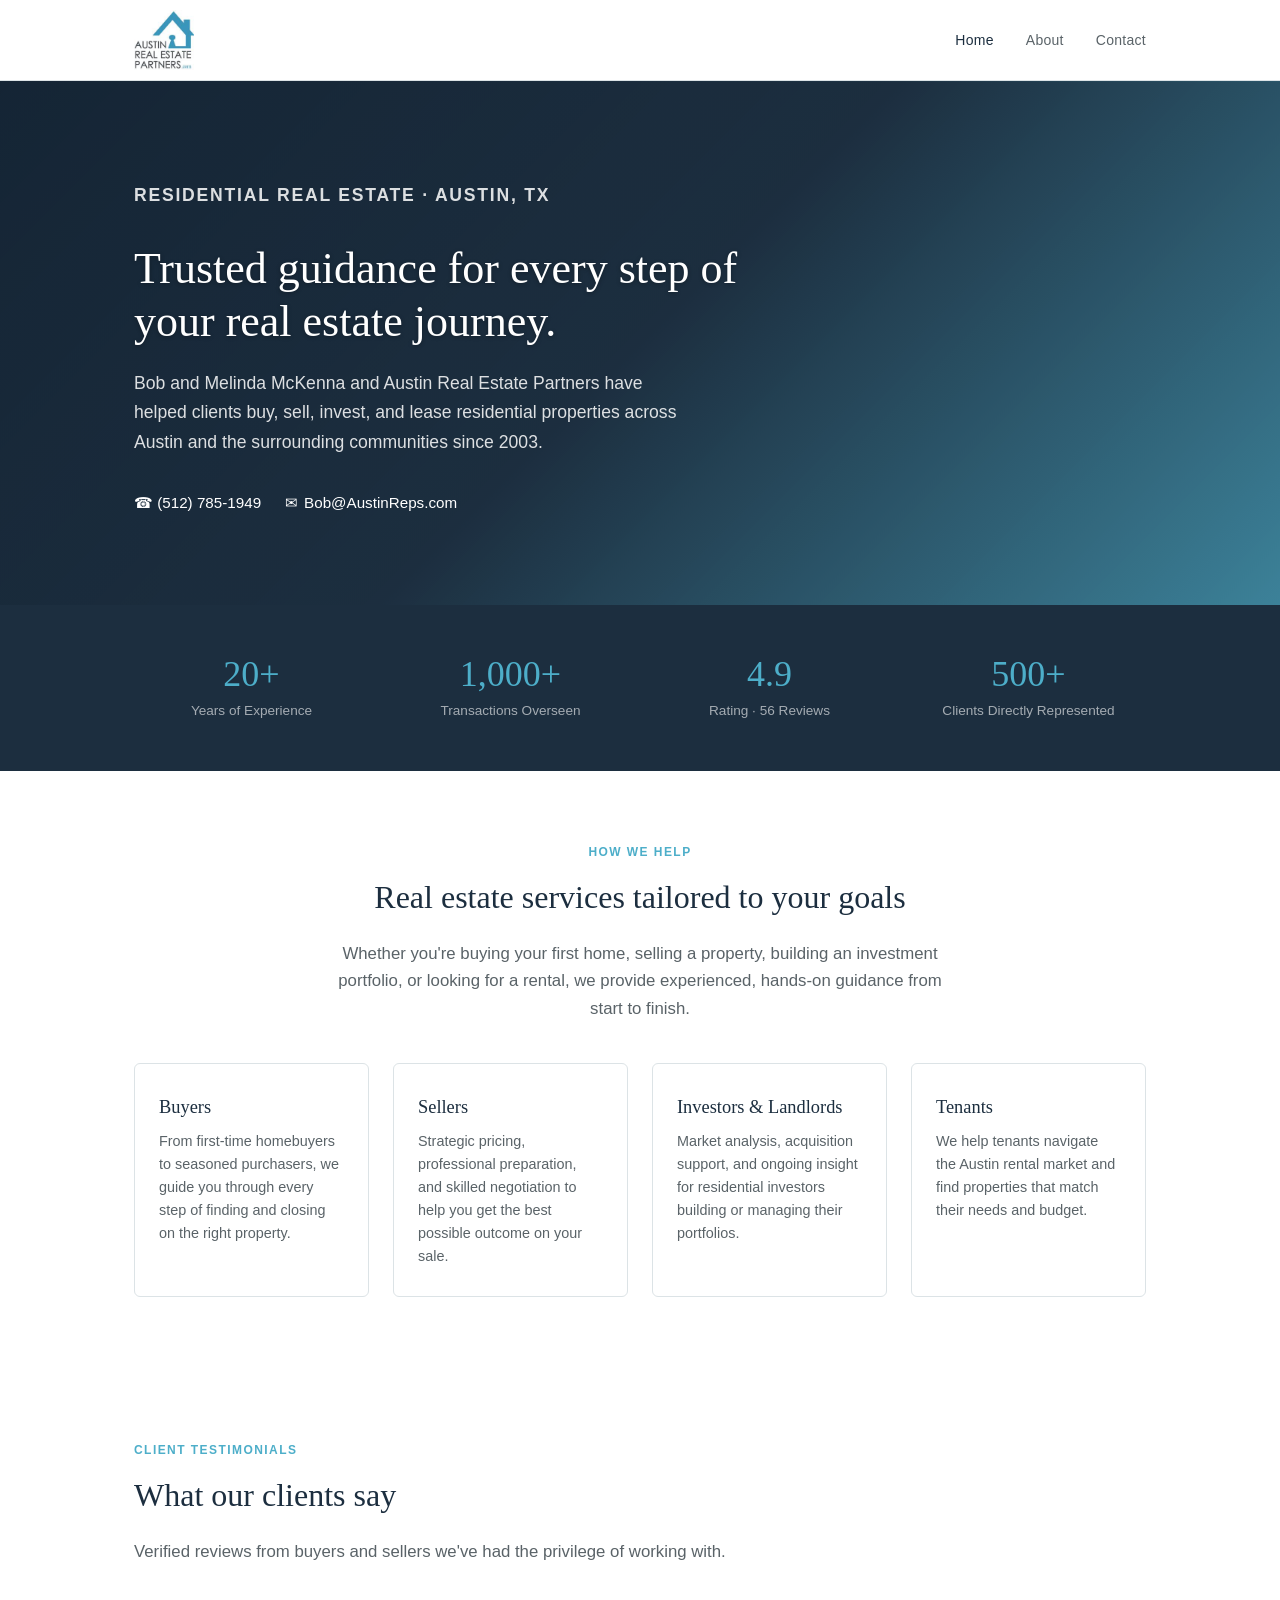
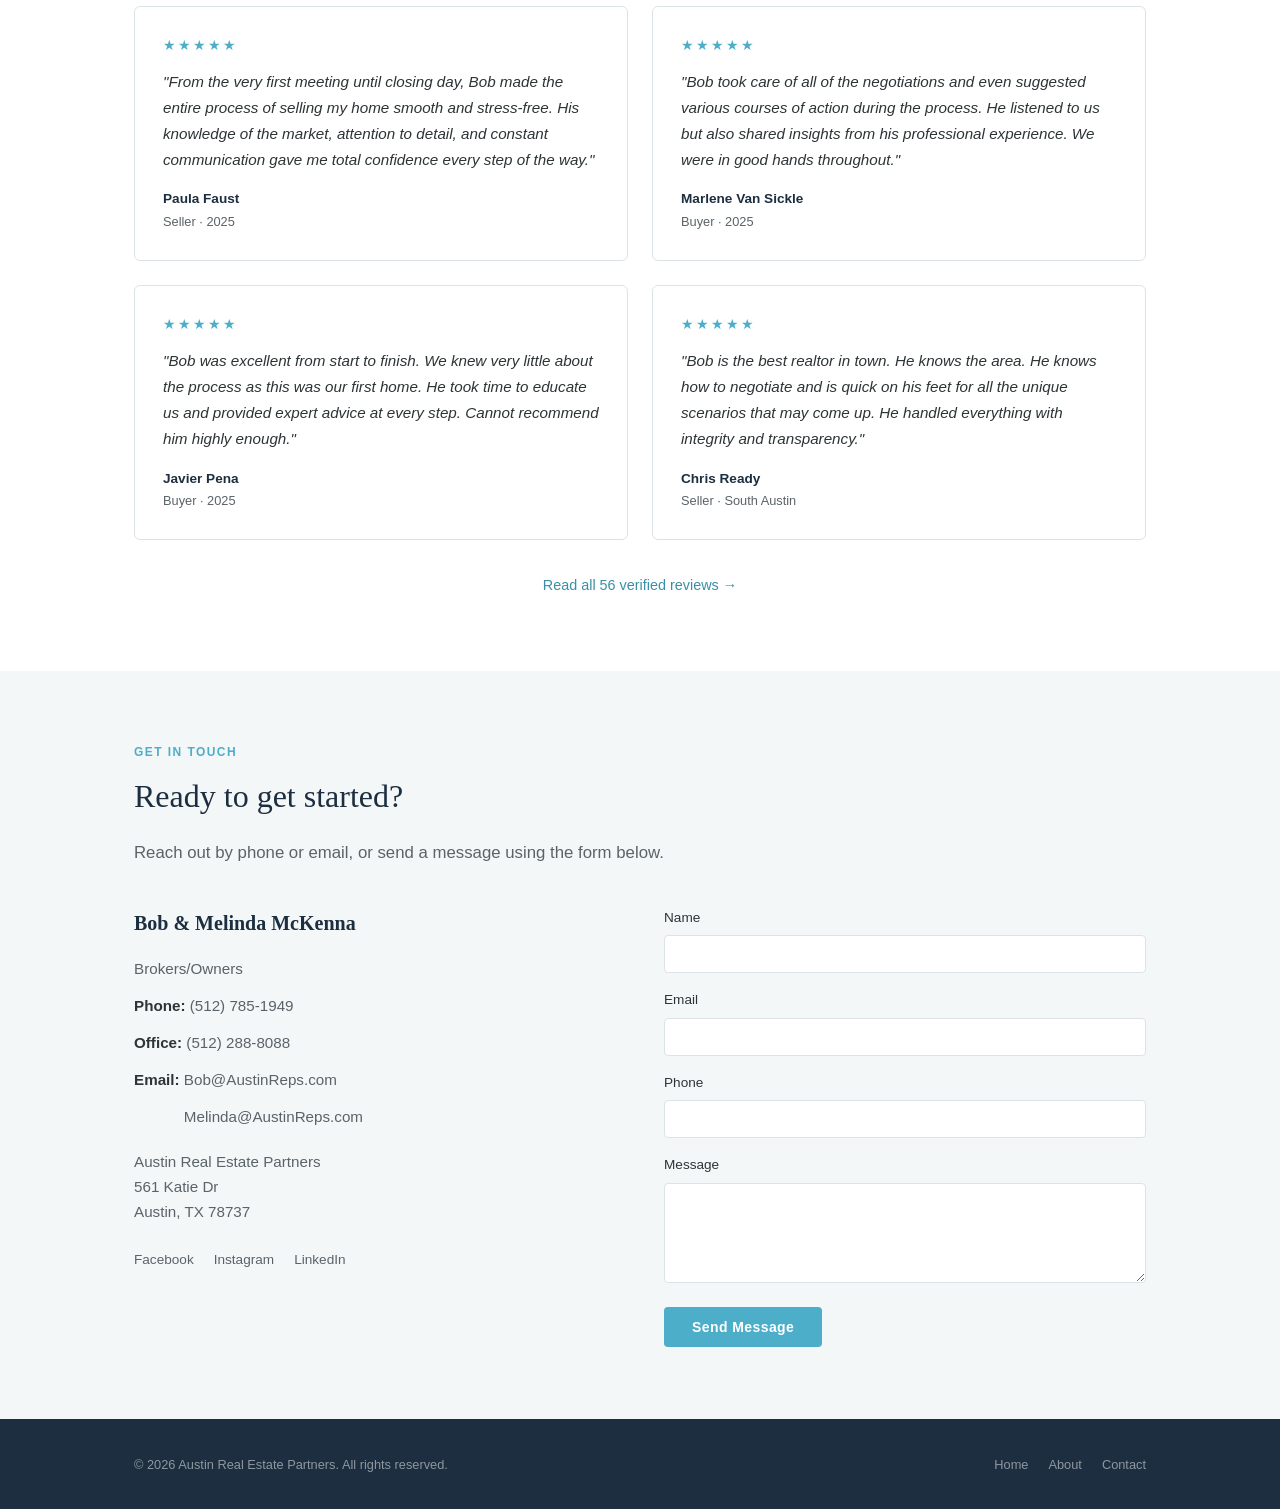
<file: index.html>
<!DOCTYPE html>
<html lang="en">
<head>
  <meta charset="UTF-8">
  <meta name="viewport" content="width=device-width, initial-scale=1.0">
  <title>Austin Real Estate Partners | Bob &amp; Melinda McKenna, Brokers</title>
  <meta name="description" content="Austin Real Estate Partners — Residential real estate brokerage serving Austin and surrounding areas. Bob and Melinda McKenna bring 20+ years of experience helping buyers, sellers, investors, and tenants.">
  <link rel="stylesheet" href="css/styles.css">
</head>
<body>

  <!-- Header -->
  <header class="site-header">
    <div class="container">
      <a href="index.html" class="logo-link">
        <img src="images/logo.png" alt="Austin Real Estate Partners" class="logo-img">
      </a>
      <button class="nav-toggle" onclick="document.querySelector('.nav-links').classList.toggle('open')" aria-label="Toggle navigation">
        <span></span><span></span><span></span>
      </button>
      <ul class="nav-links">
        <li><a href="index.html" class="active">Home</a></li>
        <li><a href="about.html">About</a></li>
        <li><a href="#contact">Contact</a></li>
      </ul>
    </div>
  </header>

  <!-- Hero -->
  <section class="hero">
    <div class="container">
      <div class="hero-inner">
        <p class="hero-label">Residential Real Estate &middot; Austin, TX</p>
        <h1>Trusted guidance for every step of your real estate journey.</h1>
        <p>Bob and Melinda McKenna and Austin Real Estate Partners have helped clients buy, sell, invest, and lease residential properties across Austin and the surrounding communities since 2003.</p>
        <div class="hero-contact">
          <a href="tel:5127851949">&#9742; (512) 785-1949</a>
          <a id="hero-email" href="#">&#9993; <span id="hero-email-text"></span></a>
        </div>
      </div>
    </div>
  </section>

  <!-- Stats -->
  <section class="section--dark">
    <div class="container">
      <div class="stats-bar">
        <div class="stat-item">
          <div class="stat-number">20+</div>
          <div class="stat-label">Years of Experience</div>
        </div>
        <div class="stat-item">
          <div class="stat-number">1,000+</div>
          <div class="stat-label">Transactions Overseen</div>
        </div>
        <div class="stat-item">
          <div class="stat-number">4.9</div>
          <div class="stat-label">Rating &middot; 56 Reviews</div>
        </div>
        <div class="stat-item">
          <div class="stat-number">500+</div>
          <div class="stat-label">Clients Directly Represented</div>
        </div>
      </div>
    </div>
  </section>

  <!-- Services -->
  <section class="section">
    <div class="container">
      <p class="section-label" style="text-align:center;">How We Help</p>
      <h2 class="section-title" style="text-align:center;">Real estate services tailored to your goals</h2>
      <p class="section-subtitle" style="text-align:center; margin-left:auto; margin-right:auto;">Whether you're buying your first home, selling a property, building an investment portfolio, or looking for a rental, we provide experienced, hands-on guidance from start to finish.</p>
      <div class="services-grid">
        <div class="service-card">
          <h3>Buyers</h3>
          <p>From first-time homebuyers to seasoned purchasers, we guide you through every step of finding and closing on the right property.</p>
        </div>
        <div class="service-card">
          <h3>Sellers</h3>
          <p>Strategic pricing, professional preparation, and skilled negotiation to help you get the best possible outcome on your sale.</p>
        </div>
        <div class="service-card">
          <h3>Investors &amp; Landlords</h3>
          <p>Market analysis, acquisition support, and ongoing insight for residential investors building or managing their portfolios.</p>
        </div>
        <div class="service-card">
          <h3>Tenants</h3>
          <p>We help tenants navigate the Austin rental market and find properties that match their needs and budget.</p>
        </div>
      </div>
    </div>
  </section>

  <!-- Testimonials -->
  <section class="section">
    <div class="container">
      <p class="section-label">Client Testimonials</p>
      <h2 class="section-title">What our clients say</h2>
      <p class="section-subtitle">Verified reviews from buyers and sellers we've had the privilege of working with.</p>
      <div class="testimonials-grid">
        <div class="testimonial">
          <div class="testimonial-stars">&#9733;&#9733;&#9733;&#9733;&#9733;</div>
          <p class="testimonial-text">"From the very first meeting until closing day, Bob made the entire process of selling my home smooth and stress-free. His knowledge of the market, attention to detail, and constant communication gave me total confidence every step of the way."</p>
          <p class="testimonial-author">Paula Faust</p>
          <p class="testimonial-role">Seller &middot; 2025</p>
        </div>
        <div class="testimonial">
          <div class="testimonial-stars">&#9733;&#9733;&#9733;&#9733;&#9733;</div>
          <p class="testimonial-text">"Bob took care of all of the negotiations and even suggested various courses of action during the process. He listened to us but also shared insights from his professional experience. We were in good hands throughout."</p>
          <p class="testimonial-author">Marlene Van Sickle</p>
          <p class="testimonial-role">Buyer &middot; 2025</p>
        </div>
        <div class="testimonial">
          <div class="testimonial-stars">&#9733;&#9733;&#9733;&#9733;&#9733;</div>
          <p class="testimonial-text">"Bob was excellent from start to finish. We knew very little about the process as this was our first home. He took time to educate us and provided expert advice at every step. Cannot recommend him highly enough."</p>
          <p class="testimonial-author">Javier Pena</p>
          <p class="testimonial-role">Buyer &middot; 2025</p>
        </div>
        <div class="testimonial">
          <div class="testimonial-stars">&#9733;&#9733;&#9733;&#9733;&#9733;</div>
          <p class="testimonial-text">"Bob is the best realtor in town. He knows the area. He knows how to negotiate and is quick on his feet for all the unique scenarios that may come up. He handled everything with integrity and transparency."</p>
          <p class="testimonial-author">Chris Ready</p>
          <p class="testimonial-role">Seller &middot; South Austin</p>
        </div>
      </div>
      <div class="testimonials-cta">
        <a href="https://profile.realsatisfied.com/Bob-McKenna" target="_blank" rel="noopener">Read all 56 verified reviews &rarr;</a>
      </div>
    </div>
  </section>

  <!-- Contact -->
  <section class="section section--alt" id="contact">
    <div class="container">
      <p class="section-label">Get in Touch</p>
      <h2 class="section-title">Ready to get started?</h2>
      <p class="section-subtitle">Reach out by phone or email, or send a message using the form below.</p>
      <div class="contact-grid">
        <div class="contact-info">
          <h3>Bob &amp; Melinda McKenna</h3>
          <p class="contact-detail">Brokers/Owners</p>
          <p class="contact-detail">
            <strong>Phone:</strong> <a href="tel:5127851949">(512) 785-1949</a>
          </p>
          <p class="contact-detail">
            <strong>Office:</strong> <a href="tel:5122888088">(512) 288-8088</a>
          </p>
          <p class="contact-detail">
            <strong>Email:</strong> <a id="contact-email-bob" href="#"></a>
          </p>
          <p class="contact-detail">
            <span style="visibility:hidden"><strong>Email:</strong></span> <a id="contact-email-melinda" href="#"></a>
          </p>
          <p class="contact-detail" style="margin-top: 20px;">
            Austin Real Estate Partners<br>
            561 Katie Dr<br>
            Austin, TX 78737
          </p>
          <div class="social-links">
            <a href="https://www.facebook.com/austinreps" target="_blank" rel="noopener">Facebook</a>
            <a href="https://www.instagram.com/austinrealestatepartners/" target="_blank" rel="noopener">Instagram</a>
            <a href="https://www.linkedin.com/in/mckennabob/" target="_blank" rel="noopener">LinkedIn</a>
          </div>
        </div>
        <div>
          <form id="contact-form" class="contact-form" action="#" method="POST">
            <input type="hidden" name="_subject" value="New inquiry from AustinReps.com">
            <input type="hidden" name="_captcha" value="false">
            <label for="name">Name</label>
            <input type="text" id="name" name="name" required>
            <label for="email">Email</label>
            <input type="email" id="email" name="email" required>
            <label for="phone">Phone</label>
            <input type="tel" id="phone" name="phone">
            <label for="message">Message</label>
            <textarea id="message" name="message"></textarea>
            <button type="submit" class="btn">Send Message</button>
          </form>
        </div>
      </div>
    </div>
  </section>

  <!-- Footer -->
  <footer class="site-footer">
    <div class="container">
      <div class="footer-inner">
        <p class="footer-text">&copy; 2026 Austin Real Estate Partners. All rights reserved.</p>
        <ul class="footer-links">
          <li><a href="index.html">Home</a></li>
          <li><a href="about.html">About</a></li>
          <li><a href="#contact">Contact</a></li>
        </ul>
      </div>
    </div>
  </footer>

  <script>
    (function(){
      var d='AustinReps',t='com';
      var b='Bob'+'@'+d+'.'+t;
      var m='Melinda'+'@'+d+'.'+t;
      var h=document.getElementById('hero-email');
      if(h){h.href='mai'+'lto:'+b;document.getElementById('hero-email-text').textContent=b;}
      var cb=document.getElementById('contact-email-bob');
      if(cb){cb.href='mai'+'lto:'+b;cb.textContent=b;}
      var cm=document.getElementById('contact-email-melinda');
      if(cm){cm.href='mai'+'lto:'+m;cm.textContent=m;}
      var f=document.getElementById('contact-form');
      if(f){f.action='https://formsubmit.co/'+b;}
    })();
  </script>
</body>
</html>
</file>
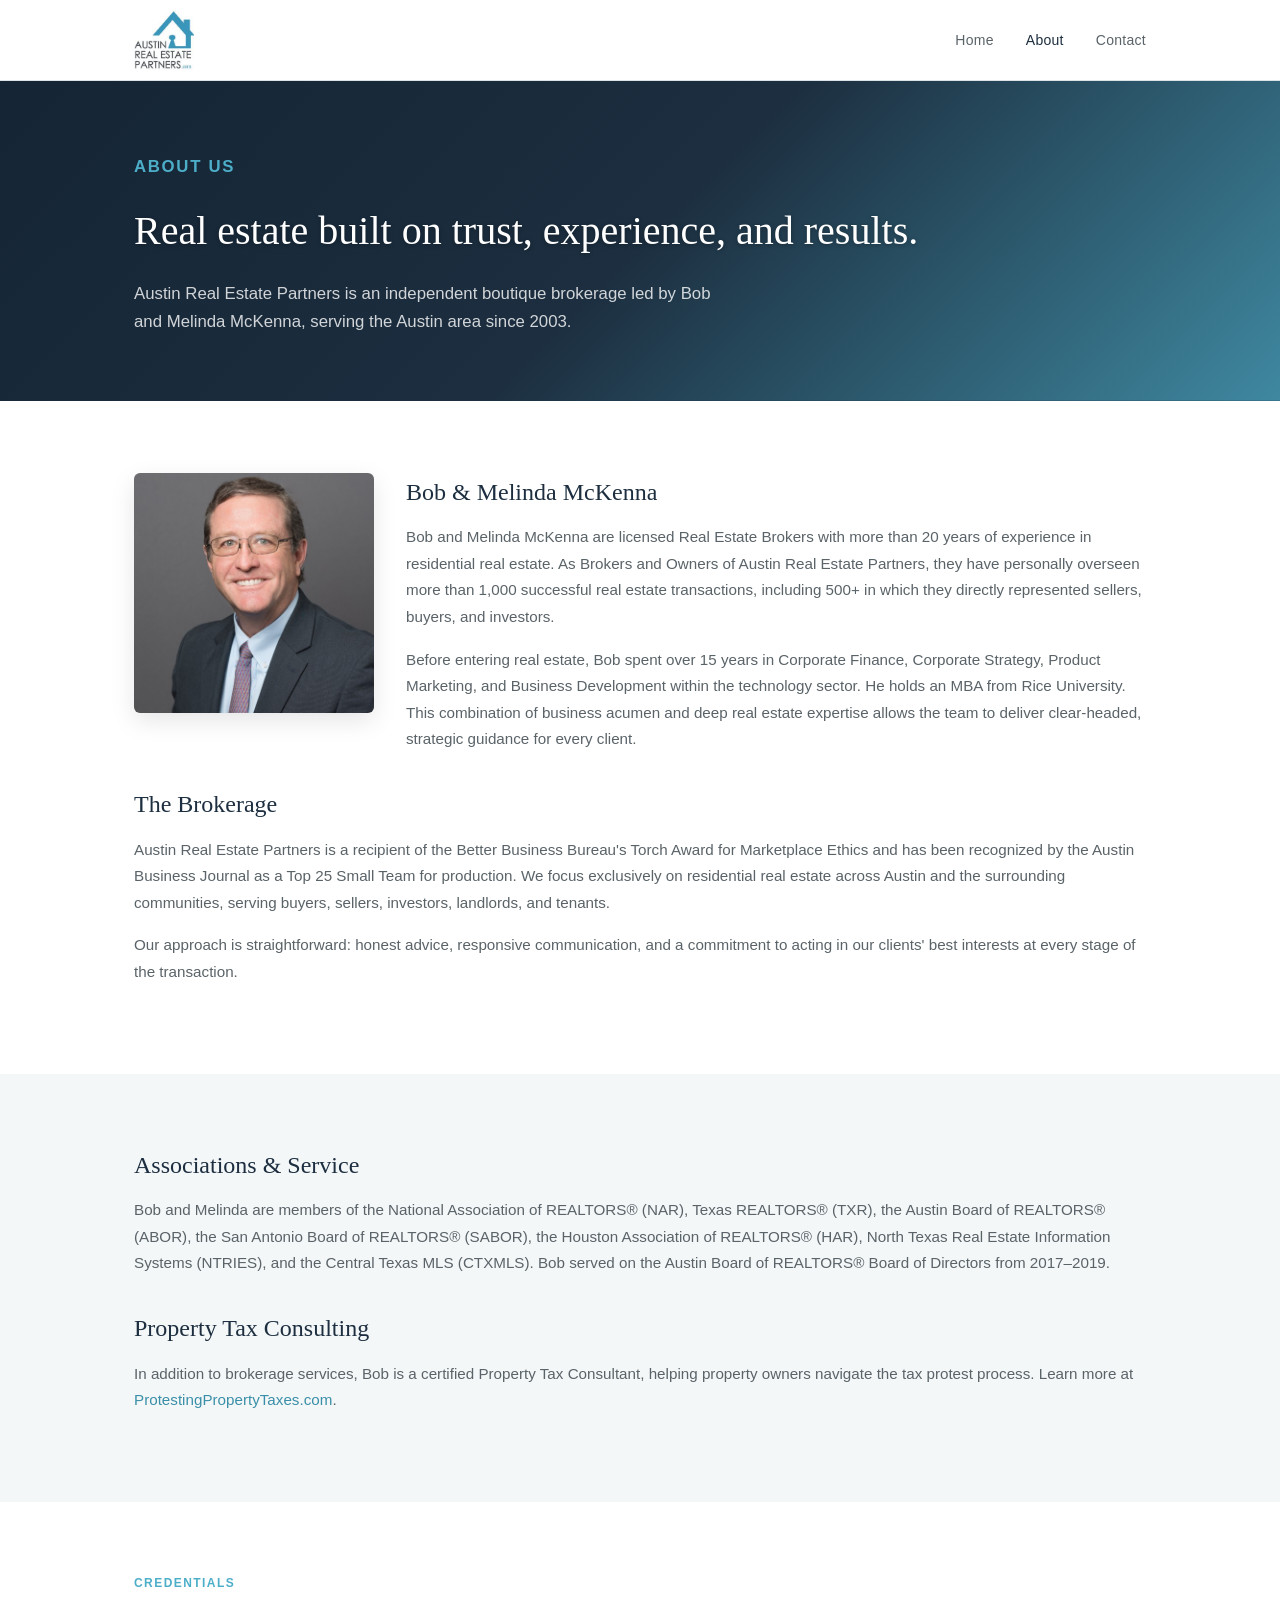
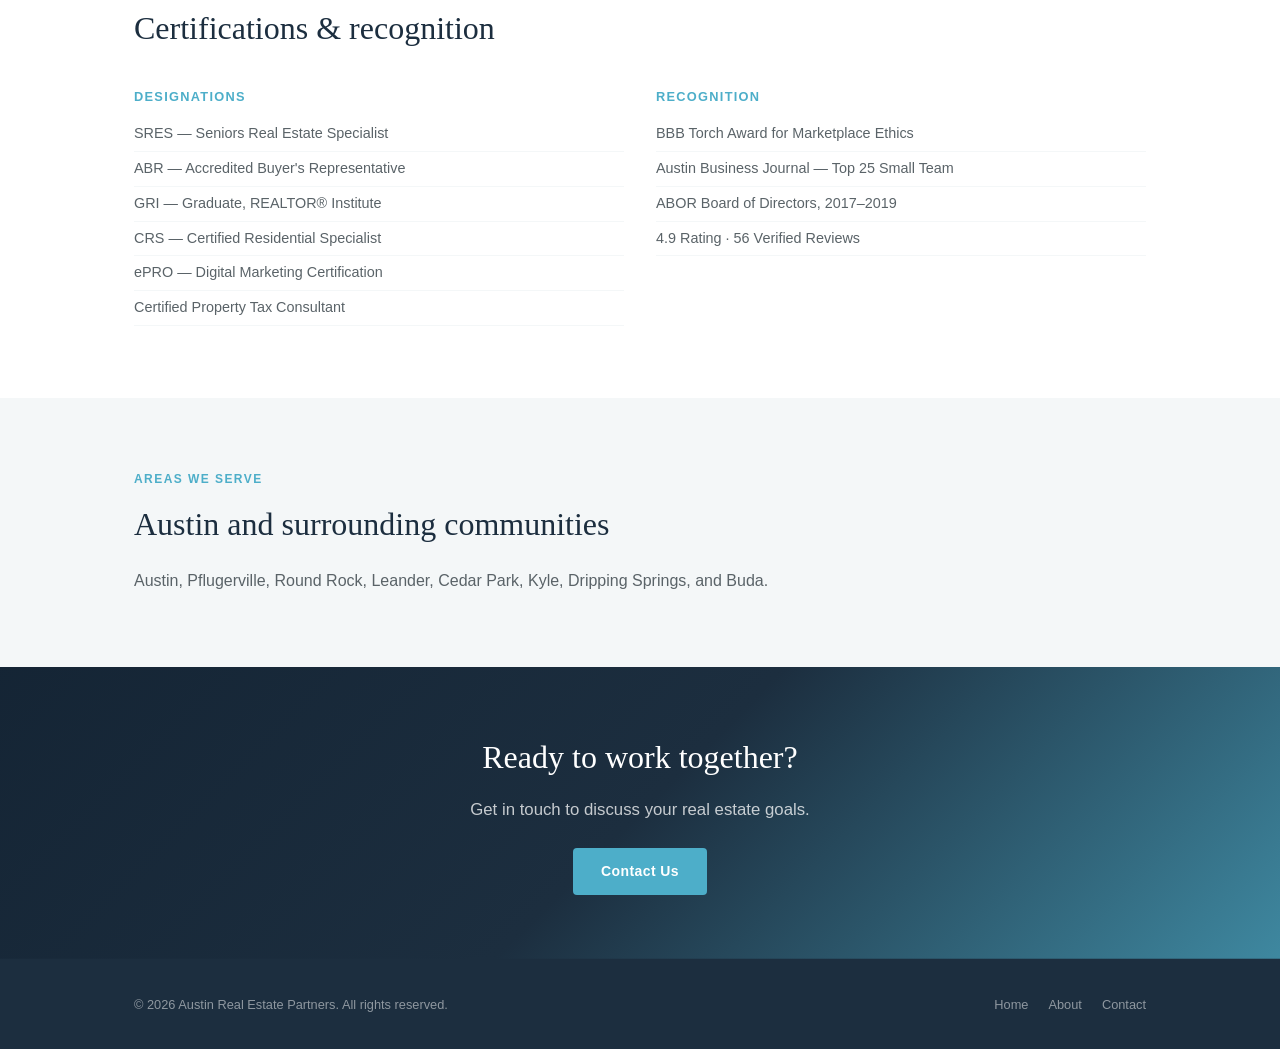
<file: about.html>
<!DOCTYPE html>
<html lang="en">
<head>
  <meta charset="UTF-8">
  <meta name="viewport" content="width=device-width, initial-scale=1.0">
  <title>About | Austin Real Estate Partners</title>
  <meta name="description" content="Learn about Bob and Melinda McKenna and Austin Real Estate Partners — over 20 years of residential real estate experience in Austin, TX.">
  <link rel="stylesheet" href="css/styles.css">
</head>
<body>

  <!-- Header -->
  <header class="site-header">
    <div class="container">
      <a href="index.html" class="logo-link">
        <img src="images/logo.png" alt="Austin Real Estate Partners" class="logo-img">
      </a>
      <button class="nav-toggle" onclick="document.querySelector('.nav-links').classList.toggle('open')" aria-label="Toggle navigation">
        <span></span><span></span><span></span>
      </button>
      <ul class="nav-links">
        <li><a href="index.html">Home</a></li>
        <li><a href="about.html" class="active">About</a></li>
        <li><a href="index.html#contact">Contact</a></li>
      </ul>
    </div>
  </header>

  <!-- About Hero -->
  <section class="about-hero">
    <div class="container">
      <p class="hero-label">About Us</p>
      <h1>Real estate built on trust, experience, and results.</h1>
      <p>Austin Real Estate Partners is an independent boutique brokerage led by Bob and Melinda McKenna, serving the Austin area since 2003.</p>
    </div>
  </section>

  <!-- Bio -->
  <section class="section">
    <div class="container">
      <div class="about-bio">
        <div class="about-photo">
          <img src="images/bob-mckenna.jpg" alt="Bob and Melinda McKenna, Broker/Owners of Austin Real Estate Partners">
        </div>
        <h2>Bob &amp; Melinda McKenna</h2>
        <p>Bob and Melinda McKenna are licensed Real Estate Brokers with more than 20 years of experience in residential real estate. As Brokers and Owners of Austin Real Estate Partners, they have personally overseen more than 1,000 successful real estate transactions, including 500+ in which they directly represented sellers, buyers, and investors.</p>

        <p>Before entering real estate, Bob spent over 15 years in Corporate Finance, Corporate Strategy, Product Marketing, and Business Development within the technology sector. He holds an MBA from Rice University. This combination of business acumen and deep real estate expertise allows the team to deliver clear-headed, strategic guidance for every client.</p>

        <h2>The Brokerage</h2>
        <p>Austin Real Estate Partners is a recipient of the Better Business Bureau's Torch Award for Marketplace Ethics and has been recognized by the Austin Business Journal as a Top 25 Small Team for production. We focus exclusively on residential real estate across Austin and the surrounding communities, serving buyers, sellers, investors, landlords, and tenants.</p>

        <p>Our approach is straightforward: honest advice, responsive communication, and a commitment to acting in our clients' best interests at every stage of the transaction.</p>
      </div>
    </div>
  </section>

  <!-- Associations & Service -->
  <section class="section section--alt">
    <div class="container">
      <div class="about-content">
        <h2>Associations &amp; Service</h2>
        <p>Bob and Melinda are members of the National Association of REALTORS&reg; (NAR), Texas REALTORS&reg; (TXR), the Austin Board of REALTORS&reg; (ABOR), the San Antonio Board of REALTORS&reg; (SABOR), the Houston Association of REALTORS&reg; (HAR), North Texas Real Estate Information Systems (NTRIES), and the Central Texas MLS (CTXMLS). Bob served on the Austin Board of REALTORS&reg; Board of Directors from 2017&ndash;2019.</p>

        <h2>Property Tax Consulting</h2>
        <p>In addition to brokerage services, Bob is a certified Property Tax Consultant, helping property owners navigate the tax protest process. Learn more at <a href="https://www.ProtestingPropertyTaxes.com" target="_blank" rel="noopener">ProtestingPropertyTaxes.com</a>.</p>
      </div>
    </div>
  </section>

  <!-- Credentials -->
  <section class="section">
    <div class="container">
      <p class="section-label">Credentials</p>
      <h2 class="section-title">Certifications &amp; recognition</h2>
      <div class="credentials-grid" style="margin-top: 32px;">
        <div class="credential-group">
          <h3>Designations</h3>
          <ul>
            <li>SRES &mdash; Seniors Real Estate Specialist</li>
            <li>ABR &mdash; Accredited Buyer's Representative</li>
            <li>GRI &mdash; Graduate, REALTOR&reg; Institute</li>
            <li>CRS &mdash; Certified Residential Specialist</li>
            <li>ePRO &mdash; Digital Marketing Certification</li>
            <li>Certified Property Tax Consultant</li>
          </ul>
        </div>
        <div class="credential-group">
          <h3>Recognition</h3>
          <ul>
            <li>BBB Torch Award for Marketplace Ethics</li>
            <li>Austin Business Journal &mdash; Top 25 Small Team</li>
            <li>ABOR Board of Directors, 2017&ndash;2019</li>
            <li>4.9 Rating &middot; 56 Verified Reviews</li>
          </ul>
        </div>
      </div>
    </div>
  </section>

  <!-- Areas Served -->
  <section class="section section--alt">
    <div class="container">
      <p class="section-label">Areas We Serve</p>
      <h2 class="section-title">Austin and surrounding communities</h2>
      <p class="areas-text">Austin, Pflugerville, Round Rock, Leander, Cedar Park, Kyle, Dripping Springs, and Buda.</p>
    </div>
  </section>

  <!-- CTA -->
  <section class="cta-banner">
    <div class="container">
      <h2 class="section-title">Ready to work together?</h2>
      <p>Get in touch to discuss your real estate goals.</p>
      <a href="index.html#contact" class="btn">Contact Us</a>
    </div>
  </section>

  <!-- Footer -->
  <footer class="site-footer">
    <div class="container">
      <div class="footer-inner">
        <p class="footer-text">&copy; 2026 Austin Real Estate Partners. All rights reserved.</p>
        <ul class="footer-links">
          <li><a href="index.html">Home</a></li>
          <li><a href="about.html">About</a></li>
          <li><a href="index.html#contact">Contact</a></li>
        </ul>
      </div>
    </div>
  </footer>

</body>
</html>
</file>
<file: css/styles.css>
/* ===================================
   Austin Real Estate Partners
   =================================== */

:root {
  --teal: #4DAEC9;
  --teal-dark: #3A8FA8;
  --teal-light: #e8f4f8;
  --navy: #1c2e3f;
  --navy-light: #2a4560;
  --text: #2d3436;
  --text-light: #5a6368;
  --bg: #ffffff;
  --bg-alt: #f4f7f8;
  --border: #dce3e6;
  --max-width: 1060px;
  --font-sans: -apple-system, BlinkMacSystemFont, 'Segoe UI', Roboto, 'Helvetica Neue', Arial, sans-serif;
  --font-serif: Georgia, 'Times New Roman', Times, serif;
}

/* Reset */
*, *::before, *::after { box-sizing: border-box; margin: 0; padding: 0; }
html { scroll-behavior: smooth; }

body {
  font-family: var(--font-sans);
  color: var(--text);
  line-height: 1.65;
  background: var(--bg);
  -webkit-font-smoothing: antialiased;
}

img { max-width: 100%; display: block; }

a { color: var(--teal-dark); text-decoration: none; }
a:hover { color: var(--teal); }

/* ---- Layout ---- */

.container {
  max-width: var(--max-width);
  margin: 0 auto;
  padding: 0 24px;
}

.section { padding: 72px 0; }
.section--alt { background: var(--bg-alt); }
.section--dark {
  background: var(--navy);
  color: #fff;
}

.section-label {
  font-family: var(--font-sans);
  font-size: 0.75rem;
  font-weight: 600;
  letter-spacing: 0.12em;
  text-transform: uppercase;
  color: var(--teal);
  margin-bottom: 8px;
}

.section-title {
  font-family: var(--font-serif);
  font-size: 2rem;
  font-weight: 400;
  color: var(--navy);
  margin-bottom: 16px;
}

.section--dark .section-title {
  color: #fff;
}

.section-subtitle {
  color: var(--text-light);
  font-size: 1.05rem;
  max-width: 620px;
  margin-bottom: 40px;
}

.section--dark .section-subtitle {
  color: rgba(255,255,255,0.7);
}

/* ---- Header / Nav ---- */

.site-header {
  background: var(--bg);
  border-bottom: 1px solid var(--border);
  position: sticky;
  top: 0;
  z-index: 100;
}

.site-header .container {
  display: flex;
  align-items: center;
  justify-content: space-between;
  height: 80px;
}

.logo-link {
  display: flex;
  align-items: center;
}

.logo-img {
  height: 60px;
  width: auto;
}

.nav-links {
  list-style: none;
  display: flex;
  gap: 32px;
}

.nav-links a {
  font-size: 0.875rem;
  font-weight: 500;
  color: var(--text-light);
  letter-spacing: 0.02em;
  transition: color 0.2s;
}

.nav-links a:hover,
.nav-links a.active {
  color: var(--navy);
}

.nav-toggle {
  display: none;
  background: none;
  border: none;
  cursor: pointer;
  padding: 8px;
}

.nav-toggle span {
  display: block;
  width: 22px;
  height: 2px;
  background: var(--text);
  margin: 5px 0;
  transition: 0.2s;
}

/* ---- Hero (Photo Background) ---- */

.hero {
  position: relative;
  padding: 100px 0 90px;
  background-color: var(--navy);
  background-image:
    linear-gradient(135deg, rgba(20,36,52,0.93) 0%, rgba(28,46,63,0.8) 50%, rgba(77,174,201,0.65) 100%),
    url('https://images.unsplash.com/photo-1531218150217-54595bc2b934?auto=format&fit=crop&w=1600&q=80');
  background-size: cover;
  background-position: center 40%;
  color: #fff;
}

.hero-inner {
  max-width: 640px;
}

.hero-label {
  font-size: 0.8rem;
  font-weight: 600;
  letter-spacing: 0.1em;
  text-transform: uppercase;
  color: var(--teal);
  margin-bottom: 16px;
}

.hero h1 {
  font-family: var(--font-serif);
  font-size: 2.75rem;
  font-weight: 400;
  line-height: 1.2;
  color: #fff;
  margin-bottom: 20px;
  text-shadow: 0 1px 4px rgba(0,0,0,0.3);
}

.hero p {
  font-size: 1.1rem;
  color: rgba(255,255,255,0.85);
  line-height: 1.7;
  margin-bottom: 32px;
  max-width: 560px;
}

.hero-contact {
  display: flex;
  flex-wrap: wrap;
  gap: 24px;
  align-items: center;
}

.hero-contact a {
  font-size: 0.95rem;
  font-weight: 500;
  color: #fff;
  display: inline-flex;
  align-items: center;
  gap: 6px;
  transition: color 0.2s;
}

.hero-contact a:hover {
  color: var(--teal);
}

/* ---- Buttons ---- */

.btn {
  display: inline-block;
  padding: 12px 28px;
  background: var(--teal);
  color: #fff;
  font-size: 0.875rem;
  font-weight: 600;
  letter-spacing: 0.03em;
  border: none;
  border-radius: 4px;
  cursor: pointer;
  transition: background 0.2s;
}

.btn:hover {
  background: var(--teal-dark);
  color: #fff;
}

.btn--dark {
  background: var(--navy);
}

.btn--dark:hover {
  background: var(--navy-light);
  color: #fff;
}

/* ---- Stats Bar ---- */

.stats-bar {
  display: grid;
  grid-template-columns: repeat(4, 1fr);
  gap: 24px;
  text-align: center;
  padding: 48px 0;
}

.stat-item {
  padding: 0 16px;
}

.stat-number {
  font-family: var(--font-serif);
  font-size: 2.25rem;
  color: var(--teal);
  font-weight: 400;
  line-height: 1.2;
}

.stat-label {
  font-size: 0.85rem;
  color: var(--text-light);
  margin-top: 4px;
}

.section--dark .stat-label {
  color: rgba(255,255,255,0.6);
}

/* ---- Services Grid ---- */

.services-grid {
  display: grid;
  grid-template-columns: repeat(4, 1fr);
  gap: 24px;
}

.service-card {
  padding: 28px 24px;
  border: 1px solid var(--border);
  border-radius: 6px;
  background: var(--bg);
  transition: border-color 0.2s, box-shadow 0.2s;
}

.service-card:hover {
  border-color: var(--teal);
  box-shadow: 0 4px 16px rgba(77,174,201,0.1);
}

.service-card h3 {
  font-family: var(--font-serif);
  font-size: 1.15rem;
  font-weight: 400;
  color: var(--navy);
  margin-bottom: 8px;
}

.service-card p {
  font-size: 0.9rem;
  color: var(--text-light);
  line-height: 1.6;
}

/* ---- Testimonials ---- */

.testimonials-grid {
  display: grid;
  grid-template-columns: repeat(2, 1fr);
  gap: 24px;
}

.testimonial {
  padding: 28px;
  border: 1px solid var(--border);
  border-radius: 6px;
  background: var(--bg);
}

.testimonial-text {
  font-size: 0.95rem;
  color: var(--text);
  line-height: 1.7;
  margin-bottom: 16px;
  font-style: italic;
}

.testimonial-author {
  font-size: 0.85rem;
  font-weight: 600;
  color: var(--navy);
}

.testimonial-role {
  font-size: 0.8rem;
  color: var(--text-light);
}

.testimonial-stars {
  color: var(--teal);
  font-size: 0.85rem;
  margin-bottom: 12px;
  letter-spacing: 2px;
}

.testimonials-cta {
  text-align: center;
  margin-top: 32px;
}

.testimonials-cta a {
  font-size: 0.9rem;
  font-weight: 500;
  color: var(--teal-dark);
  border-bottom: 1px solid transparent;
}

.testimonials-cta a:hover {
  border-bottom-color: var(--teal-dark);
}


/* ---- Contact Section ---- */

.contact-grid {
  display: grid;
  grid-template-columns: 1fr 1fr;
  gap: 48px;
}

.contact-info h3 {
  font-family: var(--font-serif);
  font-size: 1.25rem;
  color: var(--navy);
  margin-bottom: 16px;
}

.contact-detail {
  margin-bottom: 12px;
  font-size: 0.95rem;
  color: var(--text-light);
}

.contact-detail strong {
  color: var(--text);
  font-weight: 600;
}

.contact-detail a {
  color: var(--text-light);
}

.contact-detail a:hover {
  color: var(--teal);
}

.social-links {
  display: flex;
  gap: 20px;
  margin-top: 24px;
}

.social-links a {
  font-size: 0.85rem;
  font-weight: 500;
  color: var(--text-light);
  border-bottom: 1px solid transparent;
  padding-bottom: 1px;
}

.social-links a:hover {
  color: var(--teal-dark);
  border-bottom-color: var(--teal-dark);
}

/* ---- Contact Form ---- */

.contact-form label {
  display: block;
  font-size: 0.85rem;
  font-weight: 500;
  color: var(--text);
  margin-bottom: 6px;
}

.contact-form input,
.contact-form textarea {
  width: 100%;
  padding: 10px 14px;
  border: 1px solid var(--border);
  border-radius: 4px;
  font-family: var(--font-sans);
  font-size: 0.9rem;
  color: var(--text);
  background: var(--bg);
  margin-bottom: 16px;
  transition: border-color 0.2s;
}

.contact-form input:focus,
.contact-form textarea:focus {
  outline: none;
  border-color: var(--teal);
}

.contact-form textarea {
  height: 100px;
  resize: vertical;
}

/* ---- About Page ---- */

.about-hero {
  position: relative;
  padding: 72px 0 64px;
  background-color: var(--navy);
  background-image:
    linear-gradient(135deg, rgba(20,36,52,0.94) 0%, rgba(28,46,63,0.85) 50%, rgba(77,174,201,0.7) 100%),
    url('https://images.unsplash.com/photo-1570129477492-45c003edd2be?auto=format&fit=crop&w=1600&q=80');
  background-size: cover;
  background-position: center 60%;
  color: #fff;
}

.about-hero h1 {
  font-family: var(--font-serif);
  font-size: 2.5rem;
  font-weight: 400;
  color: #fff;
  margin-bottom: 16px;
  text-shadow: 0 1px 4px rgba(0,0,0,0.3);
}

.about-hero p {
  font-size: 1.05rem;
  color: rgba(255,255,255,0.8);
  max-width: 600px;
  line-height: 1.7;
}

.about-hero .hero-label {
  color: var(--teal);
}

/* About Bio with photo (float wrap) */

.about-photo {
  float: left;
  width: 240px;
  margin: 0 32px 20px 0;
  border-radius: 6px;
  overflow: hidden;
  box-shadow: 0 8px 24px rgba(0,0,0,0.1);
}

.about-photo img {
  width: 100%;
  height: auto;
  display: block;
}

.about-bio::after {
  content: "";
  display: table;
  clear: both;
}

.about-bio h2,
.about-content h2 {
  font-family: var(--font-serif);
  font-size: 1.5rem;
  font-weight: 400;
  color: var(--navy);
  margin-bottom: 12px;
  margin-top: 32px;
}

.about-bio h2:first-of-type {
  margin-top: 0;
}

.about-content h2:first-child {
  margin-top: 0;
}

.about-bio p,
.about-content p {
  font-size: 0.95rem;
  color: var(--text-light);
  line-height: 1.75;
  margin-bottom: 16px;
}

/* Credentials */

.credentials-grid {
  display: grid;
  grid-template-columns: 1fr 1fr;
  gap: 32px;
}

.credential-group h3 {
  font-size: 0.8rem;
  font-weight: 600;
  letter-spacing: 0.1em;
  text-transform: uppercase;
  color: var(--teal);
  margin-bottom: 10px;
}

.credential-group ul {
  list-style: none;
}

.credential-group li {
  font-size: 0.9rem;
  color: var(--text-light);
  padding: 5px 0;
  border-bottom: 1px solid var(--bg-alt);
}

/* Areas Served */

.areas-text {
  font-size: 1rem;
  color: var(--text-light);
  line-height: 1.8;
  margin-top: 8px;
}

/* ---- CTA Banner ---- */

.cta-banner {
  position: relative;
  padding: 64px 0;
  background-color: var(--navy);
  background-image:
    linear-gradient(135deg, rgba(20,36,52,0.93) 0%, rgba(28,46,63,0.85) 50%, rgba(77,174,201,0.7) 100%),
    url('https://images.unsplash.com/photo-1531218150217-54595bc2b934?auto=format&fit=crop&w=1600&q=80');
  background-size: cover;
  background-position: center 70%;
  text-align: center;
  color: #fff;
}

.cta-banner .section-title {
  color: #fff;
  margin-bottom: 12px;
}

.cta-banner p {
  color: rgba(255,255,255,0.75);
  margin-bottom: 24px;
  font-size: 1.05rem;
}

/* ---- Footer ---- */

.site-footer {
  background: var(--navy);
  padding: 32px 0;
  color: rgba(255,255,255,0.5);
}

.footer-inner {
  display: flex;
  justify-content: space-between;
  align-items: center;
  flex-wrap: wrap;
  gap: 16px;
}

.footer-text {
  font-size: 0.8rem;
}

.footer-links {
  display: flex;
  gap: 20px;
  list-style: none;
}

.footer-links a {
  font-size: 0.8rem;
  color: rgba(255,255,255,0.5);
}

.footer-links a:hover {
  color: var(--teal);
}

/* ---- Responsive ---- */

@media (max-width: 900px) {
  .services-grid {
    grid-template-columns: repeat(2, 1fr);
  }

  .stats-bar {
    grid-template-columns: repeat(2, 1fr);
    gap: 32px;
  }

  .testimonials-grid {
    grid-template-columns: 1fr;
  }

  .contact-grid {
    grid-template-columns: 1fr;
    gap: 32px;
  }

  .credentials-grid {
    grid-template-columns: 1fr;
  }

  .about-photo {
    width: 200px;
  }
}

@media (max-width: 640px) {
  .nav-links {
    display: none;
    position: absolute;
    top: 80px;
    left: 0;
    right: 0;
    background: var(--bg);
    border-bottom: 1px solid var(--border);
    flex-direction: column;
    padding: 16px 24px;
    gap: 16px;
  }

  .nav-links.open {
    display: flex;
  }

  .nav-toggle {
    display: block;
  }

  .hero {
    padding: 64px 0 56px;
  }

  .hero h1 {
    font-size: 2rem;
  }

  .hero p {
    font-size: 1rem;
  }

  .about-hero h1 {
    font-size: 1.85rem;
  }

  .section {
    padding: 48px 0;
  }

  .section-title {
    font-size: 1.65rem;
  }

  .services-grid {
    grid-template-columns: 1fr;
  }

  .stats-bar {
    grid-template-columns: 1fr 1fr;
    gap: 24px;
  }

  .hero-contact {
    flex-direction: column;
    align-items: flex-start;
    gap: 12px;
  }

  .about-photo {
    float: none;
    width: 200px;
    margin: 0 auto 24px;
  }

  .footer-inner {
    flex-direction: column;
    text-align: center;
  }

}
</file>
